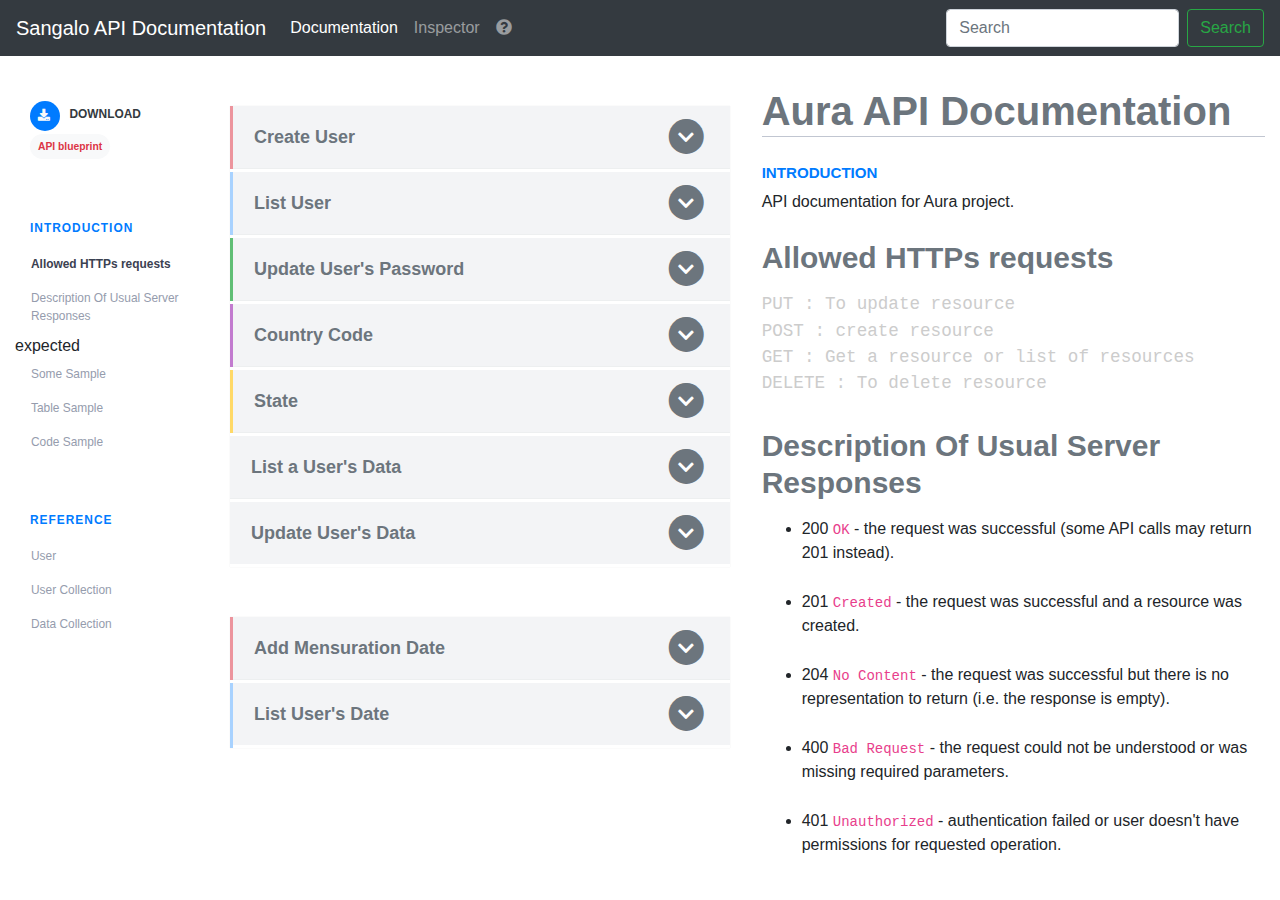
<file: index-original.html>
<!DOCTYPE html>
<html lang="en">
<head>
	<meta charset="utf-8">
	<meta name="viewport" content="width=device-width, initial-scale=1, shrink-to-fit=no">

	<!-- SEO Meta Tags -->
	<meta name="description" content="">
	<meta name="author" content="Abhisek, Ronesh">

	<!-- OG Meta Tags to improve the way the post looks when you share the page on LinkedIn, Facebook, Google+ -->
	<meta property="og:site_name" content="Sangalo API" /> <!-- website name -->
	<meta property="og:site" content="https://Sangalo API.com" /> <!-- website link -->
	<meta property="og:title" content="Sangalo API"/> <!-- title shown in the actual shared post -->
	<meta property="og:description" content="Sangalo API " /> <!-- description shown in the actual shared post -->
	<meta property="og:image" content="images/Sangalo API.png" /> <!-- image link, make sure it's jpg -->
	<meta property="og:url" content="https:/google.com" /> <!-- where do you want your post to link to -->
	<meta property="og:type" content="Website" />

	<!-- Website Title -->
	<title>API page</title>

	<!-- Styles -->
	<link href="https://fonts.googleapis.com/css?family=Montserrat:400,600,700" rel="stylesheet">
	<link href="https://fonts.googleapis.com/css?family=Open+Sans:400,400i,700,700i" rel="stylesheet">
	<link href="css/bootstrap.css" rel="stylesheet">
	<!-- <link href="css/fontawesome-all.css" rel="stylesheet"> -->
	<link rel="stylesheet" type="text/css" href="https://cdnjs.cloudflare.com/ajax/libs/font-awesome/5.11.2/css/all.css">
	<link href="css/custom.css" rel="stylesheet">

	<!-- Favicon  -->
	<link rel="icon" href="images/Sangalo API-logo.png">
</head>

<style type="text/css">


</style>

<body>

	<nav class="navbar navbar-expand-md navbar-dark fixed-top bg-dark">
		<a class="navbar-brand" href="#">Sangalo API Documentation</a>
		<button class="navbar-toggler" type="button" data-toggle="collapse" data-target="#navbarCollapse" aria-controls="navbarCollapse" aria-expanded="false" aria-label="Toggle navigation">
			<span class="navbar-toggler-icon"></span>
		</button>
		<div class="collapse navbar-collapse" id="navbarCollapse">
			<ul class="navbar-nav mr-auto">
				<li class="nav-item active">
					<a class="nav-link" href="#">Documentation<span class="sr-only">(current)</span></a>
				</li>
				<li class="nav-item">
					<a class="nav-link" href="#">Inspector</a>
				</li>
				<li class="nav-item">
					<a class="nav-link" href="#"><i class="fa fa-question-circle"></i></a>
				</li>
			</ul>
			<form class="form-inline mt-2 mt-md-0">
				<input class="form-control mr-sm-2" type="text" placeholder="Search" aria-label="Search">
				<button class="btn btn-outline-success my-2 my-sm-0" type="submit">Search</button>
			</form>
		</div>
	</nav>

	<div class="API-padd-section">
		<div class="container-fluid">
			<div class="row">
				<div class="col-sm-2 col-12" id="spy">
					<!-- API Blueprint -->
					<div class="row down-sec">
						<span><i class="fa fa-download circle"></i></span>&nbsp;<a class="label text-dark" href="#">DOWNLOAD</a>
						<p class="small">API blueprint</p>
					</div>
					<!-- /API Blueprint -->
					<ul class="nav nav-pills flex-column">
						<li class="nav-item"><p class="label">Introduction</p></li>
						<li class="nav-item"><a class="nav-link active" href="#scroll1">Allowed HTTPs requests</a></li>
						<li class="nav-item"><a class="nav-link" href="#scroll2">Description Of Usual Server Responses</a></li>
		expected				<li class="nav-item"><a class="nav-link" href="#scroll3">Some Sample</a></li>
						<li class="nav-item"><a class="nav-link" href="#scroll4">Table Sample</a></li>
						<li class="nav-item"><a class="nav-link" href="#scroll5">Code Sample</a></li>
					</ul>

					<ul class="nav nav-pills flex-column pt-5">
						<li class="nav-item"><p class="label">Reference</p></li>
						<li class="nav-item"><a class="nav-link" href="#scroll6">User</a></li>
						<li class="nav-item"><a class="nav-link" href="#scroll7">User Collection</a></li>
						<li class="nav-item"><a class="nav-link" href="#scroll8">Data Collection</a></li>
						<li class="nav-item">
					</ul>
				</div>
		<div class="col-sm-5 col-12">
					<div id="accordion" class="myaccordion">
						<!-- create user -->
						<!-- card start -->
						<div class="card">
							<div class="card-header" id="headingOne">
								<h2 class="mb-0">
									<button class="d-flex align-items-center justify-content-between btn btn-link collapsed" data-toggle="collapse" data-target="#collapseOne" aria-expanded="false" aria-controls="collapseOne">
										Create User
										<span class="fa-stack fa-sm">
											<i class="fas fa-circle fa-stack-2x"></i>
											<i class="fas fa-chevron-down fa-stack-1x fa-inverse"></i>
										</span>
									</button>
								</h2>
							</div>
							<div id="collapseOne" class="collapse" aria-labelledby="headingOne" data-parent="#accordion">
								<div class="card-body">
									<div class="float-right">
										<button class="btn btn-outline-primary">Switch to example</button>
									</div>
									<div class="clearfix"></div>
									<ol class="breadcrumb bg-light">
										<li class="breadcrumb-item"><a href="#">sangalo</a></li>
										<li class="breadcrumb-item"><a href="#">home</a></li>
										<li class="breadcrumb-item"><a href="#">views</a></li>
										<li class="breadcrumb-item active">UserRegisterView</li>
									</ol>
									<a href="#" class="d-block"><span class="text-dark">Console calls are routed via Sangalo</span><span class="float-right">Use browser&nbsp;<i class="fa fa-question-circle"></i></span></a>

									<div class="">
										<div class="api-url">
											<span class="badge badge-dark d-inline-block">POST</span><code class="d-inline-block pl-2">/api/v1/register/</code>
										</div>
									</div>
									<ul class="nav nav-tabs" id="myTab" role="tablist">
										<li class="nav-item">
											<a aria-controls="Parameters" aria-selected="false" class="nav-link active" data-toggle="tab" href="#Parameters" id="Parameters-tab" role="tab"><i class="fa fa-bell"></i>&nbsp;URL Parameters</a>
										</li>
										<li class="nav-item">
											<a aria-controls="Headers" aria-selected="true" class="nav-link" data-toggle="tab" href="#Headers" id="Headers-tab" role="tab"><i class="fa fa-newspaper"></i>&nbsp;Headers</a>
										</li>
										<li class="nav-item">
											<a aria-controls="Body" aria-selected="false" class="nav-link" data-toggle="tab" href="#Body" id="Body-tab" role="tab"><i class="fas fa-bullhorn"></i>&nbsp;Body</a>
										</li>
									</ul>
									<div class="tab-content" id="myTabContent">
										<div aria-labelledby="Parameters-tab" class="tab-pane fade show active" id="Parameters" role="tabpanel">
											<div class="col-md-12 py-3">
												<table class="table table-responsive table-light">
													<tbody>
														<tr>
															<td>
																<form action="#" method="post">
																	<div class="form-check-inline">
																		<input type="checkbox" name="checkbox" id="checkbox" class="form-check-input" />
																	</div>
																</form>
															</td>
															<td>Since</td>
															<td>Null</td>
															<td><a class="text-danger" href="#!"><i class="fas fa-trash-alt"></i></a></td>
														</tr>
													</tbody>
												</table>
												<div class="text-left">
													<button class="btn btn-block text-left"><i class="fas fa-plus"></i>&nbsp;<code>Add new parameters</code></button>
												</div>
											</div>
										</div>
										<div aria-labelledby="Headers-tab" class="tab-pane fade" id="Headers" role="tabpanel">
											<div class="col-md-12 py-3">
												<div class="text-left">
													<button class="btn btn-block text-left"><i class="fas fa-plus"></i>&nbsp;<code>Add new header</code></button>
													Content-Type:application/json
												</div>
											</div>
										</div>
										<div aria-labelledby="Body-tab" class="tab-pane fade" id="Body" role="tabpanel">
											<div class="col-md-12 py-3">
												<form action="#" method="post">
													<div class="form-group">
														<!--<textarea cols="40" rows="8" name="textarea" id="textarea" class="form-control">-->

													<table border="1">
														<tr>
															<th>key</th>
															<th>value</th>
														</tr>
														<tr>
																<td>
																	email
																</td>
																<td>
																	Email id of user
																</td>
														</tr>
														<tr>
																<td>
																	password
																</td>
																<td>
																	Create password for user
																</td>
														</tr>
														<tr>
																<td>
																	mobile_number
																</td>
																<td>
																	Phone number of user
																</td>
														</tr>
														<tr>
																<td>
																	country
																</td>
																<td>
																	User address
																</td>
														</tr>

													</table>
													<!--	</textarea>-->
													</div>
												</form>
											</div>
										</div>
									</div>


									<!-- bottom div -->
									<div class="btn btn-group">
										<!-- Example single danger button -->
										<button class="btn btn-success-transparent">Show Code Example</button>
										<div class="btn-group">
										  <button type="button" class="btn btn-danger btn-custom dropdown-toggle" data-toggle="dropdown" aria-haspopup="true" aria-expanded="false">
										    Production
										  </button>
										  <div class="dropdown-menu">
										    <a class="dropdown-item" href="#">Mock Server</a>
										    <a class="dropdown-item" href="#">Debugging Proxy</a>
										    <a class="dropdown-item" href="#">Production</a>
										  </div>
										</div>
										<button type="button" class="btn btn-success btn-custom">Call Resource</button>
									</div>
								</div>
							</div>
						</div>

						<!-- list a user -->
						<div class="card">
							<div class="card-header" id="headingTwo">
								<h2 class="mb-0">
									<button class="d-flex align-items-center justify-content-between btn btn-link collapsed" data-toggle="collapse" data-target="#collapseTwo" aria-expanded="false" aria-controls="collapseTwo">
									List User
										<span class="fa-stack fa-sm">
											<i class="fas fa-circle fa-stack-2x"></i>
											<i class="fas fa-chevron-down fa-stack-1x fa-inverse"></i>
										</span>
									</button>
								</h2>
							</div>
							<div id="collapseTwo" class="collapse" aria-labelledby="headingTwo" data-parent="#accordion">
								<div class="card-body">
									<div class="float-right">
										<button class="btn btn-outline-primary">Switch to example</button>
									</div>
									<div class="clearfix"></div>
									<ol class="breadcrumb bg-light">
										<li class="breadcrumb-item"><a href="#">sangalo</a></li>
										<li class="breadcrumb-item"><a href="#">home</a></li>
										<li class="breadcrumb-item"><a href="#">views</a></li>
										<li class="breadcrumb-item active">UserListView</li>
									</ol>
									<a href="#" class="d-block"><span class="text-dark">Console calls are routed via Sangalo</span><span class="float-right">Use browser&nbsp;<i class="fa fa-question-circle"></i></span></a>

									<div class="">
										<div class="api-url">
											<span class="badge badge-dark d-inline-block">GET</span><code class="d-inline-block pl-2">/api/v1/userlist/</code>
										</div>
									</div>
									<ul class="nav nav-tabs" id="myTab" role="tablist">
										<li class="nav-item">
											<a aria-controls="Parameters" aria-selected="false" class="nav-link active" data-toggle="tab" href="#Parameters1" id="Parameters-tab" role="tab"><i class="fa fa-bell"></i>&nbsp;URL Parameters</a>
										</li>
										<li class="nav-item">
											<a aria-controls="Headers" aria-selected="true" class="nav-link" data-toggle="tab" href="#Headers1" id="Headers-tab" role="tab"><i class="fa fa-newspaper"></i>&nbsp;Headers</a>
										</li>
										<li class="nav-item">
											<a aria-controls="Body" aria-selected="false" class="nav-link" data-toggle="tab" href="#Body1" id="Body-tab" role="tab"><i class="fas fa-bullhorn"></i>&nbsp;Body</a>
										</li>
									</ul>
									<div class="tab-content" id="myTabContent">
										<div aria-labelledby="Parameters-tab" class="tab-pane fade show active" id="Parameters1" role="tabpanel">
											<div class="col-md-12 py-3">
												<table class="table table-responsive table-light">
													<tbody>
														<tr>
															<td>
																<form action="#" method="post">
																	<div class="form-check-inline">
																		<input type="checkbox" name="checkbox" id="checkbox" class="form-check-input" />
																	</div>
																</form>
															</td>
															<td>Since</td>
															<td>Null</td>
															<td><a class="text-danger" href="#!"><i class="fas fa-trash-alt"></i></a></td>
														</tr>
													</tbody>
												</table>
												<div class="text-left">

													<button class="btn btn-block text-left"><i class="fas fa-plus"></i>&nbsp;<code>Add new parameters</code></button>

												</div>
											</div>
										</div>
										<div aria-labelledby="Headers-tab" class="tab-pane fade" id="Headers1" role="tabpanel">
											<div class="col-md-12 py-3">
												<div class="text-left">
													<button class="btn btn-block text-left"><i class="fas fa-plus"></i>&nbsp;<code>Add new header</code></button>
													Content-Type:application/json
												</div>
											</div>
										</div>
										<div aria-labelledby="Body-tab" class="tab-pane fade" id="Body1" role="tabpanel">
											<div class="col-md-12 py-3">
												<form action="#" method="post">
													<div class="form-group">
														<textarea cols="40" rows="8" name="textarea" id="textarea" class="form-control"></textarea>
													</div>
												</form>
											</div>
										</div>
									</div>

									<div class="Content">
										<strong>Response</strong><br>
										[<br>
										{<br>
											"id": 1,<br>
											"first_name": "",<br>
											"last_name": "",<br>
											"username": "test",<br>
											"email": "test@user.com",<br>
											"mobile_no": "9823670893",<br>
											"verification_code": 7801,<br>
											"is_verified": false,<br>
											"is_active": true<br>
											}<br>
											]<br>
									</div>
									<!-- bottom div -->
									<div class="btn btn-group">
										<!-- Example single danger button -->
										<button class="btn btn-success-transparent">Show Code Example</button>
										<div class="btn-group">
											<button type="button" class="btn btn-danger btn-custom dropdown-toggle" data-toggle="dropdown" aria-haspopup="true" aria-expanded="false">
												Production
											</button>
											<div class="dropdown-menu">
												<a class="dropdown-item" href="#">Mock Server</a>
												<a class="dropdown-item" href="#">Debugging Proxy</a>
												<a class="dropdown-item" href="#">Production</a>
											</div>
										</div>
										<button type="button" class="btn btn-success btn-custom">Call Resource</button>
									</div>
								</div>
							</div>
						</div>
						<!--end user list-->
							<!-- update a user password-->
						<div class="card">
								<div class="card-header" id="headingThree">
									<h2 class="mb-0">
										<button class="d-flex align-items-center justify-content-between btn btn-link collapsed" data-toggle="collapse" data-target="#collapseThree" aria-expanded="false" aria-controls="collapseThree">
											Update User's Password
											<span class="fa-stack fa-sm">
												<i class="fas fa-circle fa-stack-2x"></i>
												<i class="fas fa-chevron-down fa-stack-1x fa-inverse"></i>
											</span>
										</button>
									</h2>
								</div>
								<div id="collapseThree" class="collapse" aria-labelledby="headingThree" data-parent="#accordion">
									<div class="card-body">
										<div class="float-right">
											<button class="btn btn-outline-primary">Switch to example</button>
										</div>
										<div class="clearfix"></div>
										<ol class="breadcrumb bg-light">
											<li class="breadcrumb-item"><a href="#">sangalo</a></li>
											<li class="breadcrumb-item"><a href="#">home</a></li>
											<li class="breadcrumb-item"><a href="#">views</a></li>
											<li class="breadcrumb-item active">ChangePasswordAPIView</li>
										</ol>
										<a href="#" class="d-block"><span class="text-dark">Console calls are routed via Sangalo</span><span class="float-right">Use browser&nbsp;<i class="fa fa-question-circle"></i></span></a>

										<div class="">
											<div class="api-url">
												<span class="badge badge-dark d-inline-block">PUT</span><code class="d-inline-block pl-2">/api/v1/change-password/</code>
											</div>
										</div>
										<ul class="nav nav-tabs" id="myTab" role="tablist">
											<li class="nav-item">
												<a aria-controls="Parameters" aria-selected="false" class="nav-link active" data-toggle="tab" href="#Parameters2" id="Parameters-tab" role="tab"><i class="fa fa-bell"></i>&nbsp;URL Parameters</a>
											</li>
											<li class="nav-item">
												<a aria-controls="Headers" aria-selected="true" class="nav-link" data-toggle="tab" href="#Headers2" id="Headers-tab" role="tab"><i class="fa fa-newspaper"></i>&nbsp;Headers</a>
											</li>
											<li class="nav-item">
												<a aria-controls="Body" aria-selected="false" class="nav-link" data-toggle="tab" href="#Body2" id="Body-tab" role="tab"><i class="fas fa-bullhorn"></i>&nbsp;Body</a>
											</li>
										</ul>
										<div class="tab-content" id="myTabContent">
											<div aria-labelledby="Parameters-tab" class="tab-pane fade show active" id="Parameters2" role="tabpanel">
												<div class="col-md-12 py-3">
													<table class="table table-responsive table-light">
														<tbody>
															<tr>
																<td>
																	<form action="#" method="post">
																		<div class="form-check-inline">
																			<input type="checkbox" name="checkbox" id="checkbox" class="form-check-input" />
																		</div>
																	</form>
																</td>
																<td>Since</td>
																<td>Null</td>
																<td><a class="text-danger" href="#!"><i class="fas fa-trash-alt"></i></a></td>
															</tr>
														</tbody>
													</table>
													<div class="text-left">
														<button class="btn btn-block text-left"><i class="fas fa-plus"></i>&nbsp;<code>Add new parameters</code></button>
													</div>
												</div>
											</div>
											<div aria-labelledby="Headers-tab" class="tab-pane fade" id="Headers2" role="tabpanel">
												<div class="col-md-12 py-3">
													<div class="text-left">
														<button class="btn btn-block text-left"><i class="fas fa-plus"></i>&nbsp;<code>Add new header</code></button>
														Content-Type:application/json<br>
														Authorization: Token token.key<br>
													</div>
												</div>
											</div>
											<div aria-labelledby="Body-tab" class="tab-pane fade" id="Body2" role="tabpanel">
												<div class="col-md-12 py-3">
													<form action="#" method="post">
														<div class="form-group">
															<!--<textarea cols="40" rows="8" name="textarea" id="textarea" class="form-control"></textarea>-->
															<table border="1">
																<tr>
																	<th>key</th>
																	<th>value</th>
																</tr>
																<tr>
																	<td>
																		old_password
																	</td>
																		<td>
																			user's old password
																		</td>
																</tr>
																<tr>
																		<td>
																			new_password:
																		</td>
																		<td>
																			user's new password
																		</td>
																</tr>

															</table>
														</div>
													</form>
												</div>
											</div>
										</div>


										<!-- bottom div -->
										<div class="btn btn-group">
											<!-- Example single danger button -->
											<button class="btn btn-success-transparent">Show Code Example</button>
											<div class="btn-group">
												<button type="button" class="btn btn-danger btn-custom dropdown-toggle" data-toggle="dropdown" aria-haspopup="true" aria-expanded="false">
													Production
												</button>
												<div class="dropdown-menu">
													<a class="dropdown-item" href="#">Mock Server</a>
													<a class="dropdown-item" href="#">Debugging Proxy</a>
													<a class="dropdown-item" href="#">Production</a>
												</div>
											</div>
											<button type="button" class="btn btn-success btn-custom">Call Resource</button>
										</div>
									</div>
								</div>
							</div>
							<!--end user password update-->
							<!-- list a user -->
						<div class="card">
								<div class="card-header" id="headingCountry">
									<h2 class="mb-0">
										<button class="d-flex align-items-center justify-content-between btn btn-link collapsed" data-toggle="collapse" data-target="#collapseCountry" aria-expanded="false" aria-controls="collapseCountry">
										Country Code
											<span class="fa-stack fa-sm">
												<i class="fas fa-circle fa-stack-2x"></i>
												<i class="fas fa-chevron-down fa-stack-1x fa-inverse"></i>
											</span>
										</button>
									</h2>
								</div>
								<div id="collapseCountry" class="collapse" aria-labelledby="headingCountry" data-parent="#accordion">
									<div class="card-body">
										<div class="float-right">
											<button class="btn btn-outline-primary">Switch to example</button>
										</div>
										<div class="clearfix"></div>
										<ol class="breadcrumb bg-light">
											<li class="breadcrumb-item"><a href="#">sangalo</a></li>
											<li class="breadcrumb-item"><a href="#">home</a></li>
											<li class="breadcrumb-item"><a href="#">views</a></li>
											<li class="breadcrumb-item active">StateList</li>
										</ol>
										<a href="#" class="d-block"><span class="text-dark">Console calls are routed via Sangalo</span><span class="float-right">Use browser&nbsp;<i class="fa fa-question-circle"></i></span></a>

										<div class="">
											<div class="api-url">
												<span class="badge badge-dark d-inline-block">GET</span><code class="d-inline-block pl-2">/api/v1/countrycode/</code>
											</div>
										</div>
										<ul class="nav nav-tabs" id="myTab" role="tablist">
											<li class="nav-item">
												<a aria-controls="Parameters" aria-selected="false" class="nav-link active" data-toggle="tab" href="#Parameters1" id="Parameters-tab" role="tab"><i class="fa fa-bell"></i>&nbsp;URL Parameters</a>
											</li>
											<li class="nav-item">
												<a aria-controls="Headers" aria-selected="true" class="nav-link" data-toggle="tab" href="#Headers1" id="Headers-tab" role="tab"><i class="fa fa-newspaper"></i>&nbsp;Headers</a>
											</li>
											<li class="nav-item">
												<a aria-controls="Body" aria-selected="false" class="nav-link" data-toggle="tab" href="#Body1" id="Body-tab" role="tab"><i class="fas fa-bullhorn"></i>&nbsp;Body</a>
											</li>
										</ul>
										<div class="tab-content" id="myTabContent">
											<div aria-labelledby="Parameters-tab" class="tab-pane fade show active" id="Parameters1" role="tabpanel">
												<div class="col-md-12 py-3">
													<table class="table table-responsive table-light">
														<tbody>
															<tr>
																<td>
																	<form action="#" method="post">
																		<div class="form-check-inline">
																			<input type="checkbox" name="checkbox" id="checkbox" class="form-check-input" />
																		</div>
																	</form>
																</td>
																<td>Since</td>
																<td>Null</td>
																<td><a class="text-danger" href="#!"><i class="fas fa-trash-alt"></i></a></td>
															</tr>
														</tbody>
													</table>
													<div class="text-left">

														<button class="btn btn-block text-left"><i class="fas fa-plus"></i>&nbsp;<code>Add new parameters</code></button>

													</div>
												</div>
											</div>
											<div aria-labelledby="Headers-tab" class="tab-pane fade" id="Headers1" role="tabpanel">
												<div class="col-md-12 py-3">
													<div class="text-left">
														<button class="btn btn-block text-left"><i class="fas fa-plus"></i>&nbsp;<code>Add new header</code></button>
														Content-Type:application/json
													</div>
												</div>
											</div>
											<div aria-labelledby="Body-tab" class="tab-pane fade" id="Body1" role="tabpanel">
												<div class="col-md-12 py-3">
													<form action="#" method="post">
														<div class="form-group">
															<textarea cols="40" rows="8" name="textarea" id="textarea" class="form-control"></textarea>
														</div>
													</form>
												</div>
											</div>
										</div>

										<div class="Content">
											<strong>Response</strong><br>
											{<br>
    								"code": 200,<br>
    								"status": "SUCCESS",<br>
    								"message": "Successfully Retrieved.",<br>
  									"details": [<br>
    										{<br>
        									"id": 1,<br>
        									"state_name": "state of nepal"<br>
    										},<br>
    										{<br>
        									"id": 2,<br>
        									"state_name": "second state of nepal"<br>
    									}<br>
											]<br>
										}<br>
										</div>
										<!-- bottom div -->
										<div class="btn btn-group">
											<!-- Example single danger button -->
											<button class="btn btn-success-transparent">Show Code Example</button>
											<div class="btn-group">
												<button type="button" class="btn btn-danger btn-custom dropdown-toggle" data-toggle="dropdown" aria-haspopup="true" aria-expanded="false">
													Production
												</button>
												<div class="dropdown-menu">
													<a class="dropdown-item" href="#">Mock Server</a>
													<a class="dropdown-item" href="#">Debugging Proxy</a>
													<a class="dropdown-item" href="#">Production</a>
												</div>
											</div>
											<button type="button" class="btn btn-success btn-custom">Call Resource</button>
										</div>
									</div>
								</div>
							</div>
							<!--upto here-->
					<!--for state-->
					<div class="card">
						<div class="card-header" id="headingState">
							<h2 class="mb-0">
								<button class="d-flex align-items-center justify-content-between btn btn-link collapsed" data-toggle="collapse" data-target="#collapseState" aria-expanded="false" aria-controls="collapseState">
								State
									<span class="fa-stack fa-sm">
										<i class="fas fa-circle fa-stack-2x"></i>
										<i class="fas fa-chevron-down fa-stack-1x fa-inverse"></i>
									</span>
								</button>
							</h2>
						</div>
						<div id="collapseState" class="collapse" aria-labelledby="headingState" data-parent="#accordion">
							<div class="card-body">
								<div class="float-right">
									<button class="btn btn-outline-primary">Switch to example</button>
								</div>
								<div class="clearfix"></div>
								<ol class="breadcrumb bg-light">
									<li class="breadcrumb-item"><a href="#">sangalo</a></li>
									<li class="breadcrumb-item"><a href="#">home</a></li>
									<li class="breadcrumb-item"><a href="#">views</a></li>
									<li class="breadcrumb-item active">StateList</li>
								</ol>
								<a href="#" class="d-block"><span class="text-dark">Console calls are routed via Sangalo</span><span class="float-right">Use browser&nbsp;<i class="fa fa-question-circle"></i></span></a>

								<div class="">
									<div class="api-url">
										<span class="badge badge-dark d-inline-block">GET</span><code class="d-inline-block pl-2">/api/v1/statename/</code>
									</div>
								</div>
								<ul class="nav nav-tabs" id="myTab" role="tablist">
									<li class="nav-item">
										<a aria-controls="Parameters" aria-selected="false" class="nav-link active" data-toggle="tab" href="#Parameters1" id="Parameters-tab" role="tab"><i class="fa fa-bell"></i>&nbsp;URL Parameters</a>
									</li>
									<li class="nav-item">
										<a aria-controls="Headers" aria-selected="true" class="nav-link" data-toggle="tab" href="#Headers1" id="Headers-tab" role="tab"><i class="fa fa-newspaper"></i>&nbsp;Headers</a>
									</li>
									<li class="nav-item">
										<a aria-controls="Body" aria-selected="false" class="nav-link" data-toggle="tab" href="#Body1" id="Body-tab" role="tab"><i class="fas fa-bullhorn"></i>&nbsp;Body</a>
									</li>

								</ul>
								<div class="tab-content" id="myTabContent">
									<div aria-labelledby="Parameters-tab" class="tab-pane fade show active" id="Parameters1" role="tabpanel">
										<div class="col-md-12 py-3">
											<table class="table table-responsive table-light">
												<tbody>
													<tr>
														<td>
															<form action="#" method="post">
																<div class="form-check-inline">
																	<input type="checkbox" name="checkbox" id="checkbox" class="form-check-input" />
																</div>
															</form>
														</td>
														<td>Since</td>
														<td>Null</td>
														<td><a class="text-danger" href="#!"><i class="fas fa-trash-alt"></i></a></td>
													</tr>
												</tbody>
											</table>
											<div class="text-left">

												<button class="btn btn-block text-left"><i class="fas fa-plus"></i>&nbsp;<code>Add new parameters</code></button>

											</div>
										</div>
									</div>
									<div aria-labelledby="Headers-tab" class="tab-pane fade" id="Headers1" role="tabpanel">
										<div class="col-md-12 py-3">
											<div class="text-left">
												<button class="btn btn-block text-left"><i class="fas fa-plus"></i>&nbsp;<code>Add new header</code></button>
												Content-Type:application/json
											</div>
										</div>
									</div>
									<div aria-labelledby="Body-tab" class="tab-pane fade" id="Body" role="tabpanel">
											<div class="col-md-12 py-3">
												<form action="#" method="post">
													<div class="form-group">
														<textarea cols="40" rows="8" name="textarea" id="textarea" class="form-control">

													<table border="1">
														<tr>
															<th>key</th>
															<th>value</th>
														</tr>
														<tr>
																<td>
																	email
																</td>
																<td>
																	Email id of user
																</td>
														</tr>
														<tr>
																<td>
																	password
																</td>
																<td>
																	Create password for user
																</td>
														</tr>
														<tr>
																<td>
																	mobile_number
																</td>
																<td>
																	Phone number of user
																</td>
														</tr>
														<tr>
																<td>
																	country
																</td>
																<td>
																	User address
																</td>
														</tr>

													</table>
												</div>
											</form>
										</div>
									</div>
								</div>

								<!--<div class="Content">
									<strong>Response</strong><br>
									{<br>
								"code": 200,<br>
								"status": "SUCCESS",<br>
								"message": "Successfully Retrieved.",<br>
								"details": [<br>
										{<br>
											"id": 1,<br>
											"state_name": "state of nepal"<br>
										},<br>
										{<br>
											"id": 2,<br>
											"state_name": "second state of nepal"<br>
									}<br>
									]<br>
								}<br>
							</div>-->
								<!-- bottom div -->
								<div class="btn btn-group">
									<!-- Example single danger button -->
									<button class="btn btn-success-transparent">Show Code Example</button>
									<div class="btn-group">
										<button type="button" class="btn btn-danger btn-custom dropdown-toggle" data-toggle="dropdown" aria-haspopup="true" aria-expanded="false">
											Production
										</button>
										<div class="dropdown-menu">
											<a class="dropdown-item" href="#">Mock Server</a>
											<a class="dropdown-item" href="#">Debugging Proxy</a>
											<a class="dropdown-item" href="#">Production</a>
										</div>
									</div>
									<button type="button" class="btn btn-success btn-custom">Call Resource</button>
								</div>
							</div>
						</div>
					</div>
					</div>
					<!--upto here-->
				<!-- end card for user-->
				<!-- card start for data -->
					<div id="accordion" class="myaccordion">
						<!-- card start for user's data -->
						<div class="card">
							<div class="card-header" id="headingFour">
								<h2 class="mb-0">
									<button class="d-flex align-items-center justify-content-between btn btn-link collapsed" data-toggle="collapse" data-target="#collapseFour" aria-expanded="false" aria-controls="collapseFour">
										Create User's Data
										<span class="fa-stack fa-sm">
											<i class="fas fa-circle fa-stack-2x"></i>
											<i class="fas fa-chevron-down fa-stack-1x fa-inverse"></i>
										</span>
									</button>
								</h2>
							</div>
							<div id="collapseFour" class="collapse" aria-labelledby="headingFour" data-parent="#accordion">
								<div class="card-body">
									<div class="float-right">
										<button class="btn btn-outline-primary">Switch to example</button>
									</div>
									<div class="clearfix"></div>
									<ol class="breadcrumb bg-light">
										<li class="breadcrumb-item"><a href="#">mediapp</a></li>
										<li class="breadcrumb-item"><a href="#">api</a></li>
										<li class="breadcrumb-item"><a href="#">views</a></li>
										<li class="breadcrumb-item active">DetailCreateView</li>
									</ol>
									<a href="#" class="d-block"><span class="text-dark">Console calls are routed via Sangalo</span><span class="float-right">Use browser&nbsp;<i class="fa fa-question-circle"></i></span></a>

									<div class="">
										<div class="api-url">
											<span class="badge badge-dark d-inline-block">POST</span><code class="d-inline-block pl-2">http://localhost:8000/api/v1/data/create/</code>
										</div>
									</div>
									<ul class="nav nav-tabs" id="myTab" role="tablist">
										<li class="nav-item">
											<a aria-controls="Parameters" aria-selected="false" class="nav-link active" data-toggle="tab" href="#Parameters3" id="Parameters-tab" role="tab"><i class="fa fa-bell"></i>&nbsp;URL Parameters</a>
										</li>
										<li class="nav-item">
											<a aria-controls="Headers" aria-selected="true" class="nav-link" data-toggle="tab" href="#Headers3" id="Headers-tab" role="tab"><i class="fa fa-newspaper"></i>&nbsp;Headers</a>
										</li>
										<li class="nav-item">
											<a aria-controls="Body" aria-selected="false" class="nav-link" data-toggle="tab" href="#Body3" id="Body-tab" role="tab"><i class="fas fa-bullhorn"></i>&nbsp;Body</a>
										</li>
									</ul>
									<div class="tab-content" id="myTabContent">
										<div aria-labelledby="Parameters-tab" class="tab-pane fade show active" id="Parameters3" role="tabpanel">
											<div class="col-md-12 py-3">
												<table class="table table-responsive table-light">
													<tbody>
														<tr>
															<td>
																<form action="#" method="post">
																	<div class="form-check-inline">
																		<input type="checkbox" name="checkbox" id="checkbox" class="form-check-input"/>
																	</div>
																</form>
															</td>
															<td>Since</td>
															<td>Null</td>
															<td><a class="text-danger" href="#!"><i class="fas fa-trash-alt"></i></a></td>
														</tr>
													</tbody>
												</table>
												<div class="text-left">
													<button class="btn btn-block text-left"><i class="fas fa-plus"></i>&nbsp;<code>Add new parameters</code></button>
												</div>
											</div>
										</div>
										<div aria-labelledby="Headers-tab" class="tab-pane fade" id="Headers3" role="tabpanel">
											<div class="col-md-12 py-3">
												<div class="text-left">
													<button class="btn btn-block text-left"><i class="fas fa-plus"></i>&nbsp;<code>Add new header</code></button>
													Content-Type:application/json
												</div>
											</div>
										</div>
										<div aria-labelledby="Body-tab" class="tab-pane fade" id="Body3" role="tabpanel">
											<div class="col-md-12 py-3">
												<form action="#" method="post">
													<div class="form-group">
														<!--<textarea cols="40" rows="8" name="textarea" id="textarea" class="form-control"></textarea>-->
														<table border="1">
															<tr>
																<th>key</th>
																<th>value</th>
															</tr>
															<tr>
																<td>
																		DOB
																</td>
																<td>
																		user's date of birth
																</td>
																</tr>
																<tr>
																<td>
																		cycle_length
																</td>
																<td>
																		user's cycle length
																</td>
																</tr>
																<tr>
																	<td>
																		category
																	</td>
																	<td>
																		Choose Pregnancy Tracker, Child Care , Mensuration logs
																	</td>
																</tr>
																<tr>
																	<td>
																		child_dob
																  </td>
																	<td>
																		child birth date
																	</td>
																</tr>
																<tr>
																	<td>
																		Period
																	</td>
																	<td>
																		user's period
																	</td>
																</tr>
																<tr>
																	<td>
																		Last_cycle
																	</td>
																	<td>
																		Date for user's Last cycle
																	</td>
																</tr>
																<tr>
																	<td>
																		userid
																	</td>
																	<td>
																		Foreign key of user
																	</td>
																</tr>
													</table>
													</div>
												</form>
											</div>
										</div>
									</div>


									<!-- bottom div -->
									<div class="btn btn-group">
										<!-- Example single danger button -->
										<button class="btn btn-success-transparent">Show Code Example</button>
										<div class="btn-group">
										  <button type="button" class="btn btn-danger btn-custom dropdown-toggle" data-toggle="dropdown" aria-haspopup="true" aria-expanded="false">
										    Production
										  </button>
										  <div class="dropdown-menu">
										    <a class="dropdown-item" href="#">Mock Server</a>
										    <a class="dropdown-item" href="#">Debugging Proxy</a>
										    <a class="dropdown-item" href="#">Production</a>
										  </div>
										</div>
										<button type="button" class="btn btn-success btn-custom">Call Resource</button>
									</div>
								</div>
							</div>
						</div>

						<!-- list a user's data -->
						<div class="card">
							<div class="card-header" id="headingFive">
								<h2 class="mb-0">
									<button class="d-flex align-items-center justify-content-between btn btn-link collapsed" data-toggle="collapse" data-target="#collapseFive" aria-expanded="false" aria-controls="collapseFive">
										List a User's Data
										<span class="fa-stack fa-sm">
											<i class="fas fa-circle fa-stack-2x"></i>
											<i class="fas fa-chevron-down fa-stack-1x fa-inverse"></i>
										</span>
									</button>
								</h2>
							</div>
							<div id="collapseFive" class="collapse" aria-labelledby="headingFive" data-parent="#accordion">
								<div class="card-body">
									<div class="float-right">
										<button class="btn btn-outline-primary">Switch to example</button>
									</div>
									<div class="clearfix"></div>
									<ol class="breadcrumb bg-light">
										<li class="breadcrumb-item"><a href="#">mediapp</a></li>
										<li class="breadcrumb-item"><a href="#">api</a></li>
										<li class="breadcrumb-item"><a href="#">views</a></li>
										<li class="breadcrumb-item active">DetailListView</li>
									</ol>
									<a href="#" class="d-block"><span class="text-dark">Console calls are routed via Sangalo</span><span class="float-right">Use browser&nbsp;<i class="fa fa-question-circle"></i></span></a>

									<div class="">
										<div class="api-url">
											<span class="badge badge-dark d-inline-block">GET</span><code class="d-inline-block pl-2">http://localhost:8000/api/v1/data/list/userid</code>
										</div>
									</div>
									<ul class="nav nav-tabs" id="myTab" role="tablist">
										<li class="nav-item">
											<a aria-controls="Parameters" aria-selected="false" class="nav-link active" data-toggle="tab" href="#Parameters4" id="Parameters-tab" role="tab"><i class="fa fa-bell"></i>&nbsp;URL Parameters</a>
										</li>
										<li class="nav-item">
											<a aria-controls="Headers" aria-selected="true" class="nav-link" data-toggle="tab" href="#Headers4" id="Headers-tab" role="tab"><i class="fa fa-newspaper"></i>&nbsp;Headers</a>
										</li>
										<li class="nav-item">
											<a aria-controls="Body" aria-selected="false" class="nav-link" data-toggle="tab" href="#Body4" id="Body-tab" role="tab"><i class="fas fa-bullhorn"></i>&nbsp;Body</a>
										</li>
									</ul>
									<div class="tab-content" id="myTabContent">
										<div aria-labelledby="Parameters-tab" class="tab-pane fade show active" id="Parameters4" role="tabpanel">
											<div class="col-md-12 py-3">
												<table class="table table-responsive table-light">
													<tbody>
														<tr>
															<td>
																<form action="#" method="post">
																	<div class="form-check-inline">
																		<input type="checkbox" name="checkbox" id="checkbox" class="form-check-input" />
																	</div>
																</form>
															</td>
															<td>Since</td>
															<td>Null</td>
															<td><a class="text-danger" href="#!"><i class="fas fa-trash-alt"></i></a></td>
														</tr>
													</tbody>
												</table>
												<div class="text-left">
													<i>required url parameter = userid</i>
													<button class="btn btn-block text-left"><i class="fas fa-plus"></i>&nbsp;<code>Add new parameters</code></button>

												</div>
											</div>
										</div>
										<div aria-labelledby="Headers-tab" class="tab-pane fade" id="Headers4" role="tabpanel">
											<div class="col-md-12 py-3">
												<div class="text-left">
													<button class="btn btn-block text-left"><i class="fas fa-plus"></i>&nbsp;<code>Add new header</code></button>
 														Content-Type:application/json
												</div>
											</div>
										</div>
										<div aria-labelledby="Body-tab" class="tab-pane fade" id="Body4" role="tabpanel">
											<div class="col-md-12 py-3">
												<form action="#" method="post">
													<div class="form-group">
														<textarea cols="40" rows="8" name="textarea" id="textarea" class="form-control"></textarea>
													</div>
												</form>
											</div>
										</div>
									</div>
									<div class="content">
										<strong>Response</strong><br>
									{<br>
    									"message": "success",<br>
    									"code": 200,<br>
    									"details": [<br>
        													{<br>
            												"id": 1,<br>
            												"DOB": "2012-12-12",<br>
            												"cycle_length": "2012-12-12",<br>
            												"category": "1",<br>
            												"child_dob": null,<br>
            												"Period": "2",<br>
            												"Last_cycle": "2012-12-12",<br>
            												"userid": 1<br>
        													}<br>
    													]<br>
									}<br>

									</div>

									<!-- bottom div -->
									<div class="btn btn-group">
										<!-- Example single danger button -->
										<button class="btn btn-success-transparent">Show Code Example</button>
										<div class="btn-group">
											<button type="button" class="btn btn-danger btn-custom dropdown-toggle" data-toggle="dropdown" aria-haspopup="true" aria-expanded="false">
												Production
											</button>
											<div class="dropdown-menu">
												<a class="dropdown-item" href="#">Mock Server</a>
												<a class="dropdown-item" href="#">Debugging Proxy</a>
												<a class="dropdown-item" href="#">Production</a>
											</div>
										</div>
										<button type="button" class="btn btn-success btn-custom">Call Resource</button>
									</div>
								</div>
							</div>
						</div>

							<!-- update a user's data -->
						<div class="card">
								<div class="card-header" id="headingSix">
									<h2 class="mb-0">
										<button class="d-flex align-items-center justify-content-between btn btn-link collapsed" data-toggle="collapse" data-target="#collapseSix" aria-expanded="false" aria-controls="collapseSix">
											Update User's Data
											<span class="fa-stack fa-sm">
												<i class="fas fa-circle fa-stack-2x"></i>
												<i class="fas fa-chevron-down fa-stack-1x fa-inverse"></i>
											</span>
										</button>
									</h2>
								</div>
								<div id="collapseSix" class="collapse" aria-labelledby="headingSix" data-parent="#accordion">
									<div class="card-body">
										<div class="float-right">
											<button class="btn btn-outline-primary">Switch to example</button>
										</div>
										<div class="clearfix"></div>
										<ol class="breadcrumb bg-light">
											<li class="breadcrumb-item"><a href="#">mediapp</a></li>
											<li class="breadcrumb-item"><a href="#">api</a></li>
											<li class="breadcrumb-item"><a href="#">views</a></li>
											<li class="breadcrumb-item active">DetailUpdateView</li>
										</ol>
										<a href="#" class="d-block"><span class="text-dark">Console calls are routed via Sangalo</span><span class="float-right">Use browser&nbsp;<i class="fa fa-question-circle"></i></span></a>

										<div class="">
											<div class="api-url">
												<span class="badge badge-dark d-inline-block">PUT</span><code class="d-inline-block pl-2">http://localhost:8000/api/v1/data/update/id</code>
											</div>
										</div>
										<ul class="nav nav-tabs" id="myTab" role="tablist">
											<li class="nav-item">
												<a aria-controls="Parameters" aria-selected="false" class="nav-link active" data-toggle="tab" href="#Parameters5" id="Parameters-tab" role="tab"><i class="fa fa-bell"></i>&nbsp;URL Parameters</a>
											</li>
											<li class="nav-item">
												<a aria-controls="Headers" aria-selected="true" class="nav-link" data-toggle="tab" href="#Headers5" id="Headers-tab" role="tab"><i class="fa fa-newspaper"></i>&nbsp;Headers</a>
											</li>
											<li class="nav-item">
												<a aria-controls="Body" aria-selected="false" class="nav-link" data-toggle="tab" href="#Body5" id="Body-tab" role="tab"><i class="fas fa-bullhorn"></i>&nbsp;Body</a>
											</li>
										</ul>
										<div class="tab-content" id="myTabContent">
											<div aria-labelledby="Parameters-tab" class="tab-pane fade show active" id="Parameters5" role="tabpanel">
												<div class="col-md-12 py-3">
													<table class="table table-responsive table-light">
														<tbody>
															<tr>
																<td>
																	<form action="#" method="post">
																		<div class="form-check-inline">
																			<input type="checkbox" name="checkbox" id="checkbox" class="form-check-input" />
																		</div>
																	</form>
																</td>
																<td>Since</td>
																<td>Null</td>
																<td><a class="text-danger" href="#!"><i class="fas fa-trash-alt"></i></a></td>
															</tr>
														</tbody>
													</table>
													<div class="text-left">
														<button class="btn btn-block text-left"><i class="fas fa-plus"></i>&nbsp;<code>Add new parameters</code></button>
													</div>
												</div>
											</div>
											<div aria-labelledby="Headers-tab" class="tab-pane fade" id="Headers5" role="tabpanel">
												<div class="col-md-12 py-3">
													<div class="text-left">
														<button class="btn btn-block text-left"><i class="fas fa-plus"></i>&nbsp;<code>Add new header</code></button>
														Content-Type:application/json
													</div>
												</div>
											</div>
											<div aria-labelledby="Body-tab" class="tab-pane fade" id="Body5" role="tabpanel">
												<div class="col-md-12 py-3">
													<form action="#" method="post">
														<div class="form-group">
															<!--<textarea cols="40" rows="8" name="textarea" id="textarea" class="form-control"></textarea>-->
															<table border="1">
																<tr>
																	<th>key</th>
																	<th>value</th>
																</tr>
																<tr>
																	<td>
																			DOB
																	</td>
																	<td>
																			user's date of birth
																	</td>
																	</tr>
																	<tr>
																	<td>
																			cycle_length
																	</td>
																	<td>
																			user's cycle length
																	</td>
																	</tr>
																	<tr>
																		<td>
																			category
																		</td>
																		<td>
																			Choose Pregnancy Tracker, Child Care , Mensuration logs
																		</td>
																	</tr>
																	<tr>
																		<td>
																			child_dob
																	  </td>
																		<td>
																			child birth date
																		</td>
																	</tr>
																	<tr>
																		<td>
																			Period
																		</td>
																		<td>
																			user's period
																		</td>
																	</tr>
																	<tr>
																		<td>
																			Last_cycle
																		</td>
																		<td>
																			Date for user's Last cycle
																		</td>
																	</tr>
																	<tr>
																		<td>
																			userid
																		</td>
																		<td>
																			Foreign key of user
																		</td>
																	</tr>
														</table>
														</div>
													</form>
												</div>
											</div>
										</div>


										<!-- bottom div -->
										<div class="btn btn-group">
											<!-- Example single danger button -->
											<button class="btn btn-success-transparent">Show Code Example</button>
											<div class="btn-group">
												<button type="button" class="btn btn-danger btn-custom dropdown-toggle" data-toggle="dropdown" aria-haspopup="true" aria-expanded="false">
													Production
												</button>
												<div class="dropdown-menu">
													<a class="dropdown-item" href="#">Mock Server</a>
													<a class="dropdown-item" href="#">Debugging Proxy</a>
													<a class="dropdown-item" href="#">Production</a>
												</div>
											</div>
											<button type="button" class="btn btn-success btn-custom">Call Resource</button>
										</div>
									</div>
								</div>
							</div>


					</div>
					<!--end card for user's data-->
					<!-- start card for mensuration date -->
					<div id="accordion" class="myaccordion">
						<!--add mensuration date -->
						<div class="card">
							<div class="card-header" id="headingSeven">
								<h2 class="mb-0">
									<button class="d-flex align-items-center justify-content-between btn btn-link collapsed" data-toggle="collapse" data-target="#collapseSeven" aria-expanded="false" aria-controls="collapseSeven">
										Add Mensuration Date
										<span class="fa-stack fa-sm">
											<i class="fas fa-circle fa-stack-2x"></i>
											<i class="fas fa-chevron-down fa-stack-1x fa-inverse"></i>
										</span>
									</button>
								</h2>
							</div>
							<div id="collapseSeven" class="collapse" aria-labelledby="headingSeven" data-parent="#accordion">
								<div class="card-body">
									<div class="float-right">
										<button class="btn btn-outline-primary">Switch to example</button>
									</div>
									<div class="clearfix"></div>
									<ol class="breadcrumb bg-light">
										<li class="breadcrumb-item"><a href="#">mediapp</a></li>
										<li class="breadcrumb-item"><a href="#">api</a></li>
										<li class="breadcrumb-item"><a href="#">views</a></li>
										<li class="breadcrumb-item active">DateAdd</li>
									</ol>
									<a href="#" class="d-block"><span class="text-dark">Console calls are routed via Sangalo</span><span class="float-right">Use browser&nbsp;<i class="fa fa-question-circle"></i></span></a>

									<div class="">
										<div class="api-url">
											<span class="badge badge-dark d-inline-block">POST</span><code class="d-inline-block pl-2">http://localhost:8000/api/v1/data/date/add/</code>
										</div>
									</div>
									<ul class="nav nav-tabs" id="myTab" role="tablist">
										<li class="nav-item">
											<a aria-controls="Parameters" aria-selected="false" class="nav-link active" data-toggle="tab" href="#Parameters6" id="Parameters-tab" role="tab"><i class="fa fa-bell"></i>&nbsp;URL Parameters</a>
										</li>
										<li class="nav-item">
											<a aria-controls="Headers" aria-selected="true" class="nav-link" data-toggle="tab" href="#Headers6" id="Headers-tab" role="tab"><i class="fa fa-newspaper"></i>&nbsp;Headers</a>
										</li>
										<li class="nav-item">
											<a aria-controls="Body" aria-selected="false" class="nav-link" data-toggle="tab" href="#Body6" id="Body-tab" role="tab"><i class="fas fa-bullhorn"></i>&nbsp;Body</a>
										</li>
									</ul>
									<div class="tab-content" id="myTabContent">
										<div aria-labelledby="Parameters-tab" class="tab-pane fade show active" id="Parameters6" role="tabpanel">
											<div class="col-md-12 py-3">
												<table class="table table-responsive table-light">
													<tbody>
														<tr>
															<td>
																<form action="#" method="post">
																	<div class="form-check-inline">
																		<input type="checkbox" name="checkbox" id="checkbox" class="form-check-input" />
																	</div>
																</form>
															</td>
															<td>Since</td>
															<td>Null</td>
															<td><a class="text-danger" href="#!"><i class="fas fa-trash-alt"></i></a></td>
														</tr>
													</tbody>
												</table>
												<div class="text-left">
													<button class="btn btn-block text-left"><i class="fas fa-plus"></i>&nbsp;<code>Add new parameters</code></button>
												</div>
											</div>
										</div>
										<div aria-labelledby="Headers-tab" class="tab-pane fade" id="Headers6" role="tabpanel">
											<div class="col-md-12 py-3">
												<div class="text-left">
													<button class="btn btn-block text-left"><i class="fas fa-plus"></i>&nbsp;<code>Add new header</code></button>
													Content-Type:application/json
												</div>
											</div>
										</div>
										<div aria-labelledby="Body-tab" class="tab-pane fade" id="Body6" role="tabpanel">
											<div class="col-md-12 py-3">
												<form action="#" method="post">
													<div class="form-group">
														<!--<textarea cols="40" rows="8" name="textarea" id="textarea" class="form-control"></textarea>-->
														<table border="1">
															<tr>
																<th>key</th>
																<th>value</th>
															</tr>
															<tr>
																<td>
																	userid
																</td>
																	<td>
																		foreign key of user
																	</td>
															</tr>
															<tr>
																	<td>
																		mensuration_date
																	</td>
																	<td>
																		mensuration date of user
																	</td>
															</tr>

														</table>
													</div>
												</form>
											</div>
										</div>
									</div>


									<!-- bottom div -->
									<div class="btn btn-group">
										<!-- Example single danger button -->
										<button class="btn btn-success-transparent">Show Code Example</button>
										<div class="btn-group">
										  <button type="button" class="btn btn-danger btn-custom dropdown-toggle" data-toggle="dropdown" aria-haspopup="true" aria-expanded="false">
										    Production
										  </button>
										  <div class="dropdown-menu">
										    <a class="dropdown-item" href="#">Mock Server</a>
										    <a class="dropdown-item" href="#">Debugging Proxy</a>
										    <a class="dropdown-item" href="#">Production</a>
										  </div>
										</div>
										<button type="button" class="btn btn-success btn-custom">Call Resource</button>
									</div>
								</div>
							</div>
						</div>
							<!-- list a mensuration date -->
						<div class="card">
								<div class="card-header" id="headingNine">
									<h2 class="mb-0">
										<button class="d-flex align-items-center justify-content-between btn btn-link collapsed" data-toggle="collapse" data-target="#collapseNine" aria-expanded="false" aria-controls="collapseNine">
											List User's Date
											<span class="fa-stack fa-sm">
												<i class="fas fa-circle fa-stack-2x"></i>
												<i class="fas fa-chevron-down fa-stack-1x fa-inverse"></i>
											</span>
										</button>
									</h2>
								</div>
								<div id="collapseNine" class="collapse" aria-labelledby="headingNine" data-parent="#accordion">
									<div class="card-body">
										<div class="float-right">
											<button class="btn btn-outline-primary">Switch to example</button>
										</div>
										<div class="clearfix"></div>
										<ol class="breadcrumb bg-light">
											<li class="breadcrumb-item"><a href="#">mediapp</a></li>
											<li class="breadcrumb-item"><a href="#">api</a></li>
											<li class="breadcrumb-item"><a href="#">views</a></li>
											<li class="breadcrumb-item active">DateList</li>
										</ol>
										<a href="#" class="d-block"><span class="text-dark">Console calls are routed via Sangalo</span><span class="float-right">Use browser&nbsp;<i class="fa fa-question-circle"></i></span></a>

										<div class="">
											<div class="api-url">
												<span class="badge badge-dark d-inline-block">PUT</span><code class="d-inline-block pl-2">http://localhost:8000/api/v1/date/list/userid</code>
											</div>
										</div>
										<ul class="nav nav-tabs" id="myTab" role="tablist">
											<li class="nav-item">
												<a aria-controls="Parameters" aria-selected="false" class="nav-link active" data-toggle="tab" href="#Parameters7" id="Parameters-tab" role="tab"><i class="fa fa-bell"></i>&nbsp;URL Parameters</a>
											</li>
											<li class="nav-item">
												<a aria-controls="Headers" aria-selected="true" class="nav-link" data-toggle="tab" href="#Headers7" id="Headers-tab" role="tab"><i class="fa fa-newspaper"></i>&nbsp;Headers</a>
											</li>
											<li class="nav-item">
												<a aria-controls="Body" aria-selected="false" class="nav-link" data-toggle="tab" href="#Body7" id="Body-tab" role="tab"><i class="fas fa-bullhorn"></i>&nbsp;Body</a>
											</li>
										</ul>
										<div class="tab-content" id="myTabContent">
											<div aria-labelledby="Parameters-tab" class="tab-pane fade show active" id="Parameters7" role="tabpanel">
												<div class="col-md-12 py-3">
													<table class="table table-responsive table-light">
														<tbody>
															<tr>
																<td>
																	<form action="#" method="post">
																		<div class="form-check-inline">
																			<input type="checkbox" name="checkbox" id="checkbox" class="form-check-input" />
																		</div>
																	</form>
																</td>
																<td>Since</td>
																<td>Null</td>
																<td><a class="text-danger" href="#!"><i class="fas fa-trash-alt"></i></a></td>
															</tr>
														</tbody>
													</table>
													<div class="text-left">
														<i>required parameters = userid</i>
														<button class="btn btn-block text-left"><i class="fas fa-plus"></i>&nbsp;<code>Add new parameters</code></button>
													</div>
												</div>
											</div>
											<div aria-labelledby="Headers-tab" class="tab-pane fade" id="Headers7" role="tabpanel">
												<div class="col-md-12 py-3">
													<div class="text-left">
														<button class="btn btn-block text-left"><i class="fas fa-plus"></i>&nbsp;<code>Add new header</code></button>
														Content-Type:application/json<br>
														Authorization: Token token.key
													</div>
												</div>
											</div>
											<div aria-labelledby="Body-tab" class="tab-pane fade" id="Body7" role="tabpanel">
												<div class="col-md-12 py-3">
													<form action="#" method="post">
														<div class="form-group">
															<textarea cols="40" rows="8" name="textarea" id="textarea" class="form-control"></textarea>
														</div>
													</form>
												</div>
											</div>
										</div>
										<div class="content">
											<strong>Response: </strong><br>
											{<br>
    										"message": "success",<br>
    										"code": 200,<br>
    										"details": [<br>
        												{<br>
            												"id": 7,<br>
            												"mensuration_date": "2012-12-01",<br>
            												"userid": 1 <br>

        												}<br>
    												]<br>
										}<br>

										</div>

										<!-- bottom div -->
										<div class="btn btn-group">
											<!-- Example single danger button -->
											<button class="btn btn-success-transparent">Show Code Example</button>
											<div class="btn-group">
												<button type="button" class="btn btn-danger btn-custom dropdown-toggle" data-toggle="dropdown" aria-haspopup="true" aria-expanded="false">
													Production
												</button>
												<div class="dropdown-menu">
													<a class="dropdown-item" href="#">Mock Server</a>
													<a class="dropdown-item" href="#">Debugging Proxy</a>
													<a class="dropdown-item" href="#">Production</a>
												</div>
											</div>
											<button type="button" class="btn btn-success btn-custom">Call Resource</button>
										</div>
									</div>
								</div>
							</div>
					</div>
					<!--end card for mensuration date -->
		</div>
					<div class="col-sm-5 col-12 scrollspy-API" data-spy="scroll" data-target="#spy">
						<h1 class="API-title">Aura API Documentation</h1>
						<span class="special label">INTRODUCTION</span>
						<p> API documentation for Aura project.</p>
						<div id="scroll1">
							<h2>Allowed HTTPs requests</h2>
							<pre class="text-left">
								PUT     : To update resource
								POST    : create resource
								GET     : Get a resource or list of resources
								DELETE  : To delete resource
							</pre>
						</div>
						<div id="scroll2">
							<h2>Description Of Usual Server Responses</h2>
							<ul>
								<li>
									<p>200 <code>OK</code> - the request was successful (some API calls may return 201 instead).</p>
								</li>
								<li>
									<p>201 <code>Created</code> - the request was successful and a resource was created.</p>
								</li>
								<li>
									<p>204 <code>No Content</code> - the request was successful but there is no representation to return (i.e. the response is empty).</p>
								</li>
								<li>
									<p>400 <code>Bad Request</code> - the request could not be understood or was missing required parameters.</p>
								</li>
								<li>
									<p>401 <code>Unauthorized</code> - authentication failed or user doesn't have permissions for requested operation.</p>
								</li>
								<li>
									<p>403 <code>Forbidden</code> - access denied.</p>
								</li>
								<li>
									<p>404 <code>Not Found</code> - resource was not found.</p>
								</li>
								<li>
									<p>405 <code>Method Not Allowed</code> - requested method is not supported for resource.</p>
								</li>
							</ul>
						</div>
						<div id="scroll3">
							<h2>Some sample</h2>
							<p>
								Test sample | test column two First column sadf asdfads | sfsdsadf
							</p>

							<p>test one                    | Another column</p>
						</div>
						<div id="scroll4">
							<h2>Table Sample</h2>
							<table class="table table-responsive table-light w-50">
								<thead>
									<tr>
										<th>First Column</th>
										<th>Second Column</th>
									</tr>
								</thead>
								<tbody>
									<tr>
										<td>First Column</td>
										<td>Second Column</td>
									</tr>
								</tbody>
							</table>
						</div>
						<div id="scroll5">
							<h2>Code Sample</h2>
							<p class="text-muted">
								Some code here...
							</p>
						</div>
						<div id="scroll6">
							<span class="special label">REFERENCE</span>
							<h2>User</h2>
							<p>
								Represents user details.
							</p>
							<p class="font-weight-bold">User Atrributes</p>
							<ul>
								<li>
									<p>id <code>(Number)</code> : unique identifier.</p>
								</li>
								<li>
									<p>email <code>(String)</code> : email id of the user.</p>
								</li>
								<li>
									<p>password <code>(String)</code> : Password id of the user.</p>
								</li>
							</ul>
						</div>
						<div id="scroll7">
							<h2>User Collection</h2>
							<div class="actionInvitation get">
								<a class="actionInvitationRow popup-with-zoom-anim" href="#small-dialog">
									<div class="actionTag get"></div>
									<h4 class="actionName">
									List user      </h4>
									<div class="actionInvitationIcon"></div>
								</a>
							</div>


							<p>
								Retrieve paginated list of users.
							</p>

							<div class="actionInvitation get">
								<a class="actionInvitationRow popup-with-zoom-anim" href="#small-dialog">
									<div class="actionTag get"></div>
									<h4 class="actionName">
									Create a user      </h4>
									<div class="actionInvitationIcon"></div>
								</a>
							</div>
						</div>
						<div id="scroll8">
							<p>
								A single User object with all its details
							</p>
							<div class="actionInvitation get">
								<a class="actionInvitationRow popup-with-zoom-anim" href="#small-dialog">
									<div class="actionTag get"></div>
									<h4 class="actionName">
									Update a user's password      </h4>
									<div class="actionInvitationIcon"></div>
								</a>
							</div>
						</div>
						<div id="scroll9">
							<span class="special label">REFERENCE</span>
							<h2>Data</h2>
							<p>
								Represents Data of user.
							</p>
							<p class="font-weight-bold">Data Atrributes</p>
							<ul>
								<li>
									<p>id <code>(Number)</code> : unique identifier.</p>
								</li>
								<li>
									<p>DOB <code>(String)</code> : Date of Birth of the user.</p>
								</li>
								<li>
									<p>cycle_length <code>(String)</code> : cycle_length of the user.</p>
								</li>
								<li>
									<p>category <code>(String)</code> : choose between(Pregnancy tracker,Child care, Mensuration).</p>
								</li>
								<li>
									<p>child_dob <code>(String)</code> : User's child date of birth.</p>
								</li>
								<li>
									<p>Period <code>(String)</code> : Period of the user.</p>
								</li>
								<li>
									<p>Last_cycle <code>(String)</code> : Last cycle of the user.</p>
								</li>
								<li>
									<p>userid <code>(Number)</code> : Foreign key of user.</p>
								</li>
							</ul>
						</div>
						<div id="scroll10">
							<h2>Data Collection</h2>
							<div class="actionInvitation get">
								<a class="actionInvitationRow popup-with-zoom-anim" href="#small-dialog">
									<div class="actionTag get"></div>
									<h4 class="actionName">
									List User's data      </h4>
									<div class="actionInvitationIcon"></div>
								</a>
							</div>


							<p>
								Retrieve paginated list of user's Data.
							</p>

							<div class="actionInvitation get">
								<a class="actionInvitationRow popup-with-zoom-anim" href="#small-dialog">
									<div class="actionTag get"></div>
									<h4 class="actionName">
									Create a Data      </h4>
									<div class="actionInvitationIcon"></div>
								</a>
							</div>
						</div>
						<div id="scroll11">
							<p>
								Create data for user
							</p>
							<div class="actionInvitation get">
								<a class="actionInvitationRow popup-with-zoom-anim" href="#small-dialog">
									<div class="actionTag get"></div>
									<h4 class="actionName">
									Update user's data      </h4>
									<div class="actionInvitationIcon"></div>
								</a>
							</div>
						</div>
					</div>
				</div>
				<!-- Scripts -->
				<script src="js/jquery.min.js"></script> <!-- jQuery for Bootstrap's JavaScript plugins -->
				<script src="js/popper.min.js"></script> <!-- Popper tooltip library for Bootstrap -->
				<script src="js/bootstrap.min.js"></script> <!-- Bootstrap framework -->
				<script src="js/jquery.easing.1.3.js"></script> <!-- jQuery Easing for smooth scrolling between anchors -->
				<script>
    	/*!
		 * IE10 viewport hack for Surface/desktop Windows 8 bug
		 * Copyright 2014-2017 The Bootstrap Authors
		 * Copyright 2014-2017 Twitter, Inc.
		 * Licensed under MIT (https://github.com/twbs/bootstrap/blob/master/LICENSE)
		 */

		// See the Getting Started docs for more information:
		// https://getbootstrap.com/getting-started/#support-ie10-width

		(function () {
			'use strict'

			if (navigator.userAgent.match(/IEMobile\/10\.0/)) {
				var msViewportStyle = document.createElement('style')
				msViewportStyle.appendChild(
					document.createTextNode(
						'@-ms-viewport{width:auto!important}'
						)
					)
				document.head.appendChild(msViewportStyle)
			}

		}())
	</script>

	<script>
		$("#accordion").on("hide.bs.collapse show.bs.collapse", e => {
			$(e.target).
			prev().
			find("i:last-child").
			toggleClass("fa-chevron-up fa-chevron-down");
		});
	</script>
</body>
</html>
</file>
<file: css/custom.css>
.API-padd-section{
	padding: 56px 0px 15px;
}

#spy{
    position:;
}

#spy ul{/* border-left: 3px solid #eaeaea; */}

#spy li{

}

.nav-pills .nav-link{color: #959cad;background: #fff;font-size: 0.745rem;}
.nav-pills .nav-link.active, .nav-pills .show > .nav-link{
	font-weight: 600;
	background: #fff;
	color: #3b4151;
	border-radius: 0;
}
.scrollspy-API {
  position: relative;
  height: 90vh;
  overflow: hidden;
  overflow-y: auto;
}

.scrollspy-API h2{
	margin: 0;
	margin-bottom: 10px;
	color: #6c757d;
	font-family: -apple-system,BlinkMacSystemFont,Segoe UI,Helvetica,Arial,sans-serif;
	font-size: 30px;
	line-height: 125%;
	font-weight: 700;
	padding-bottom: 5px;
	/* border-bottom: 1px solid #c1c6d1; */
}

.scrollspy-API h1{

}

.scrollspy-API p{
	font-size: 1pc;
	line-height: 1.5;
	text-align: left;
	margin-bottom: 25px;
}

.scrollspy-API .fainted{

}

#spy .label{
	text-transform: uppercase;
	font-size: 0.745rem;
	font-weight: 600;
	padding: 5px 15px;
	color: #007bff;
	letter-spacing: 1px;
	margin-bottom: 5px;
}

#spy .down-sec i{
    color: #f8f9fa;
    font-size: 0.745rem;
    padding: 7px;
}

#spy .down-sec span{
    display: inline-block;
    border: 1px solid rgba(0, 123, 255, 0.25);
    border-radius: 50%;
    width: 30px;
    height: 30px;
    background: #007bff;
}


#spy .label.text-dark{
    padding: 5px 5px;
    letter-spacing: 0px;
}
.down-sec{
    padding: 45px 30px 40px;
}

.down-sec .small{
    background: #f8f9fa;
    padding: 5px 8px;
    border-radius: 20px;
    font-size: 0.645rem;
    color: #dc3545;
    font-weight: 600;
}

.API-title{
    margin: 0;
    margin-bottom: 25px;
    color: #6c757d;
    font-family: "open-sans", sans-serif;
    line-height: 125%;
    font-weight: 700;
    padding-top: 30px;
    border-bottom: 1px solid #c1c6d1;
}

.special.label{
    color: #007bff;
    font-size: 0.945rem;
    font-weight: 600;
    margin-bottom: 5px;
    display: block;
}

pre{
    color: #ccc;
    font-size: 1.1rem;
    white-space: pre-line;
    margin-bottom: 30px;
}


.actionInvitation {
    background-color: #f3f4f6;
    /* float: left; */
    width: 50%;
    height: auto;
    cursor: pointer;
    margin-bottom: 30px;
}

.actionInvitation:hover {
    background-color: #e3e6ef;
}

.actionInvitationRow {
    width: 100%;
    height: 100%;
    display: -webkit-box;
    display: -ms-flexbox;
    display: box;
    display: flex;
    -ms-flex-line-pack: center;
    align-content: center;
    text-decoration: none;
    -webkit-box-align: stretch;
    -o-box-align: stretch;
    -ms-flex-align: stretch;
    align-items: stretch;
}

.actionMethod.get, .actionTag.get {
    background-color: #94d7be;
}
.actionTag {
    width: 5px;
    background-color: #414757;
}

.actionName {
    -webkit-box-ordinal-group: 1;
    -o-box-ordinal-group: 1;
    -ms-flex-order: 1;
    order: 1;
    height: 100%;
    color: #3b4151;
    font-family: -apple-system,BlinkMacSystemFont,Segoe UI,Helvetica,Arial,sans-serif;
    font-size: 20px;
    font-weight: 700;
    text-decoration: none;
    padding-left: 15px;
    line-height: 125%;
    width: 99%;
    -webkit-box-flex: 2;
    -o-box-flex: 2;
    box-flex: 2;
    -ms-flex: 2;
    flex: 2;
    margin-top: 1pc;
    margin-bottom: 14px;
}

.actionInvitationIcon {
    -webkit-box-ordinal-group: 3;
    -o-box-ordinal-group: 3;
    -ms-flex-order: 3;
    order: 3;
    padding-right: 20px;
    background-image: url([data-uri]…wuMDAzLjAwMiAxNi0xNy0uMDAzLS4wMDJBLjk5Ny45OTcgMCAwIDAgMTggMTh6Ii8+PC9zdmc+);
    background-size: 10px 20px;
    background-repeat: no-repeat;
    background-position: center right;
    width: 10px;
    min-width: 10px;
    max-width: 10px;
    height: 20px;
    margin: auto;
    margin-right: 20px;
    padding-left: 20px;
    -webkit-box-flex: 1;
    -o-box-flex: 1;
    box-flex: 1;
    -ms-flex: 1;
    flex: 1;
}


/* Styles for dialog window */
#small-dialog {
    background: white;
    padding: 20px 30px;
    text-align: left;
    max-width: 400px;
    margin: 40px auto;
    position: relative;
}


/**
 * Fade-zoom animation for first dialog
 */

/* start state */
.my-mfp-zoom-in .zoom-anim-dialog {
    opacity: 0;

    -webkit-transition: all 0.2s ease-in-out; 
    -moz-transition: all 0.2s ease-in-out; 
    -o-transition: all 0.2s ease-in-out; 
    transition: all 0.2s ease-in-out; 



    -webkit-transform: scale(0.8); 
    -moz-transform: scale(0.8); 
    -ms-transform: scale(0.8); 
    -o-transform: scale(0.8); 
    transform: scale(0.8); 
}

/* animate in */
.my-mfp-zoom-in.mfp-ready .zoom-anim-dialog {
    opacity: 1;

    -webkit-transform: scale(1); 
    -moz-transform: scale(1); 
    -ms-transform: scale(1); 
    -o-transform: scale(1); 
    transform: scale(1); 
}

/* animate out */
.my-mfp-zoom-in.mfp-removing .zoom-anim-dialog {
    -webkit-transform: scale(0.8); 
    -moz-transform: scale(0.8); 
    -ms-transform: scale(0.8); 
    -o-transform: scale(0.8); 
    transform: scale(0.8); 

    opacity: 0;
}

/* Dark overlay, start state */
.my-mfp-zoom-in.mfp-bg {
    opacity: 0;
    -webkit-transition: opacity 0.3s ease-out; 
    -moz-transition: opacity 0.3s ease-out; 
    -o-transition: opacity 0.3s ease-out; 
    transition: opacity 0.3s ease-out;
}
/* animate in */
.my-mfp-zoom-in.mfp-ready.mfp-bg {
    opacity: 0.8;
}
/* animate out */
.my-mfp-zoom-in.mfp-removing.mfp-bg {
    opacity: 0;
}



/**
 * Fade-move animation for second dialog
 */

/* at start */
.my-mfp-slide-bottom .zoom-anim-dialog {
    opacity: 0;
    -webkit-transition: all 0.2s ease-out;
    -moz-transition: all 0.2s ease-out;
    -o-transition: all 0.2s ease-out;
    transition: all 0.2s ease-out;

    -webkit-transform: translateY(-20px) perspective( 600px ) rotateX( 10deg );
    -moz-transform: translateY(-20px) perspective( 600px ) rotateX( 10deg );
    -ms-transform: translateY(-20px) perspective( 600px ) rotateX( 10deg );
    -o-transform: translateY(-20px) perspective( 600px ) rotateX( 10deg );
    transform: translateY(-20px) perspective( 600px ) rotateX( 10deg );

}

/* animate in */
.my-mfp-slide-bottom.mfp-ready .zoom-anim-dialog {
    opacity: 1;
    -webkit-transform: translateY(0) perspective( 600px ) rotateX( 0 ); 
    -moz-transform: translateY(0) perspective( 600px ) rotateX( 0 ); 
    -ms-transform: translateY(0) perspective( 600px ) rotateX( 0 ); 
    -o-transform: translateY(0) perspective( 600px ) rotateX( 0 ); 
    transform: translateY(0) perspective( 600px ) rotateX( 0 ); 
}

/* animate out */
.my-mfp-slide-bottom.mfp-removing .zoom-anim-dialog {
    opacity: 0;

    -webkit-transform: translateY(-10px) perspective( 600px ) rotateX( 10deg ); 
    -moz-transform: translateY(-10px) perspective( 600px ) rotateX( 10deg ); 
    -ms-transform: translateY(-10px) perspective( 600px ) rotateX( 10deg ); 
    -o-transform: translateY(-10px) perspective( 600px ) rotateX( 10deg ); 
    transform: translateY(-10px) perspective( 600px ) rotateX( 10deg ); 
}

/* Dark overlay, start state */
.my-mfp-slide-bottom.mfp-bg {
    opacity: 0;

    -webkit-transition: opacity 0.3s ease-out; 
    -moz-transition: opacity 0.3s ease-out; 
    -o-transition: opacity 0.3s ease-out; 
    transition: opacity 0.3s ease-out;
}
/* animate in */
.my-mfp-slide-bottom.mfp-ready.mfp-bg {
    opacity: 0.8;
}
/* animate out */
.my-mfp-slide-bottom.mfp-removing.mfp-bg {
    opacity: 0;
}


.api-url{
    padding: 20px 0px;
}


.myaccordion {
  max-width: 500px;
  margin: 50px auto;
  box-shadow: 0 0 1px rgba(0,0,0,0.1);
}

.myaccordion .card,
.myaccordion .card:last-child .card-header {
  border: none;
  border-radius: 0;
  margin-bottom: 3px;
}

.myaccordion .card-header {
  border-bottom-color: #EDEFF0;
  background: #f3f4f6;
  border-radius: 0;
}

.myaccordion .fa-stack {
  font-size: 18px;
}

.myaccordion .btn {
  width: 100%;
  font-weight: 600;
  color: #6c757d;
  padding: 0;
  font-size: 1.125rem;
}

.myaccordion .btn-link:hover,
.myaccordion .btn-link:focus {
  text-decoration: none;
}

.myaccordion li + li {
  margin-top: 10px;
}

.myaccordion .card:nth-child(1){
    border-left: 0.2em solid #dc354587;
}

.myaccordion .card:nth-child(2){
    border-left: 0.2em solid #007bff57;
}
.myaccordion .card:nth-child(3){
    border-left: 0.2em solid #28a745bd;
}

.myaccordion .card:nth-child(4){
    border-left: 0.2em solid #9c27b09c;
}

.myaccordion .card:nth-child(5){
    border-left: 0.2em solid #ffc1079c;
}

.card-body .btn{
    width: 100%;
    font-weight: 600;
    color: #6c757d;
    padding: 0.375rem 0.75rem;
    font-size: 1rem;
    margin-bottom: 20px;
}

#myTab .nav-item:first-child{margin-top: 13px;}

.breadcrumb .breadcrumb-item:nth-child(1){ 
    padding: 10px 0px;
}
#myTab{
    margin: 5px 0px 0px;
}

#myTab.nav-tabs .nav-link.active{
    border: none;
    border-radius: 0;
    border-bottom: 2px solid #007bff;
    /* padding: 0.8rem 1rem; */
    color: #007bff;
    margin-top: 4px;
}

#myTab.nav-tabs .nav-link{
    color: #adb5bd;
    border-bottom: 2px solid transparent;
    line-height: 0px;
    font-size: 0.8rem;
}

#myTab.nav-tabs .nav-link:hover, #myTab.nav-tabs .nav-link:focus{
    border-top-color: transparent;
    border-left-color: transparent;
    border-right-color: transparent;
}


.btn-danger.btn-custom{
    
    color: #fff;
        
    border-radius: 0;
        
    background: #17a2b8;
        
    border-color: aliceblue;
}


.btn-success.btn-custom{
    
    color: #fff;
        
    border-radius: 0;
        
    background: #17a2b8;
        
    border-color: aliceblue;
}

.card-body .btn-outline-primary:hover,.card-body .btn-outline-primary:focus{
    color: #fff;
}
</file>
